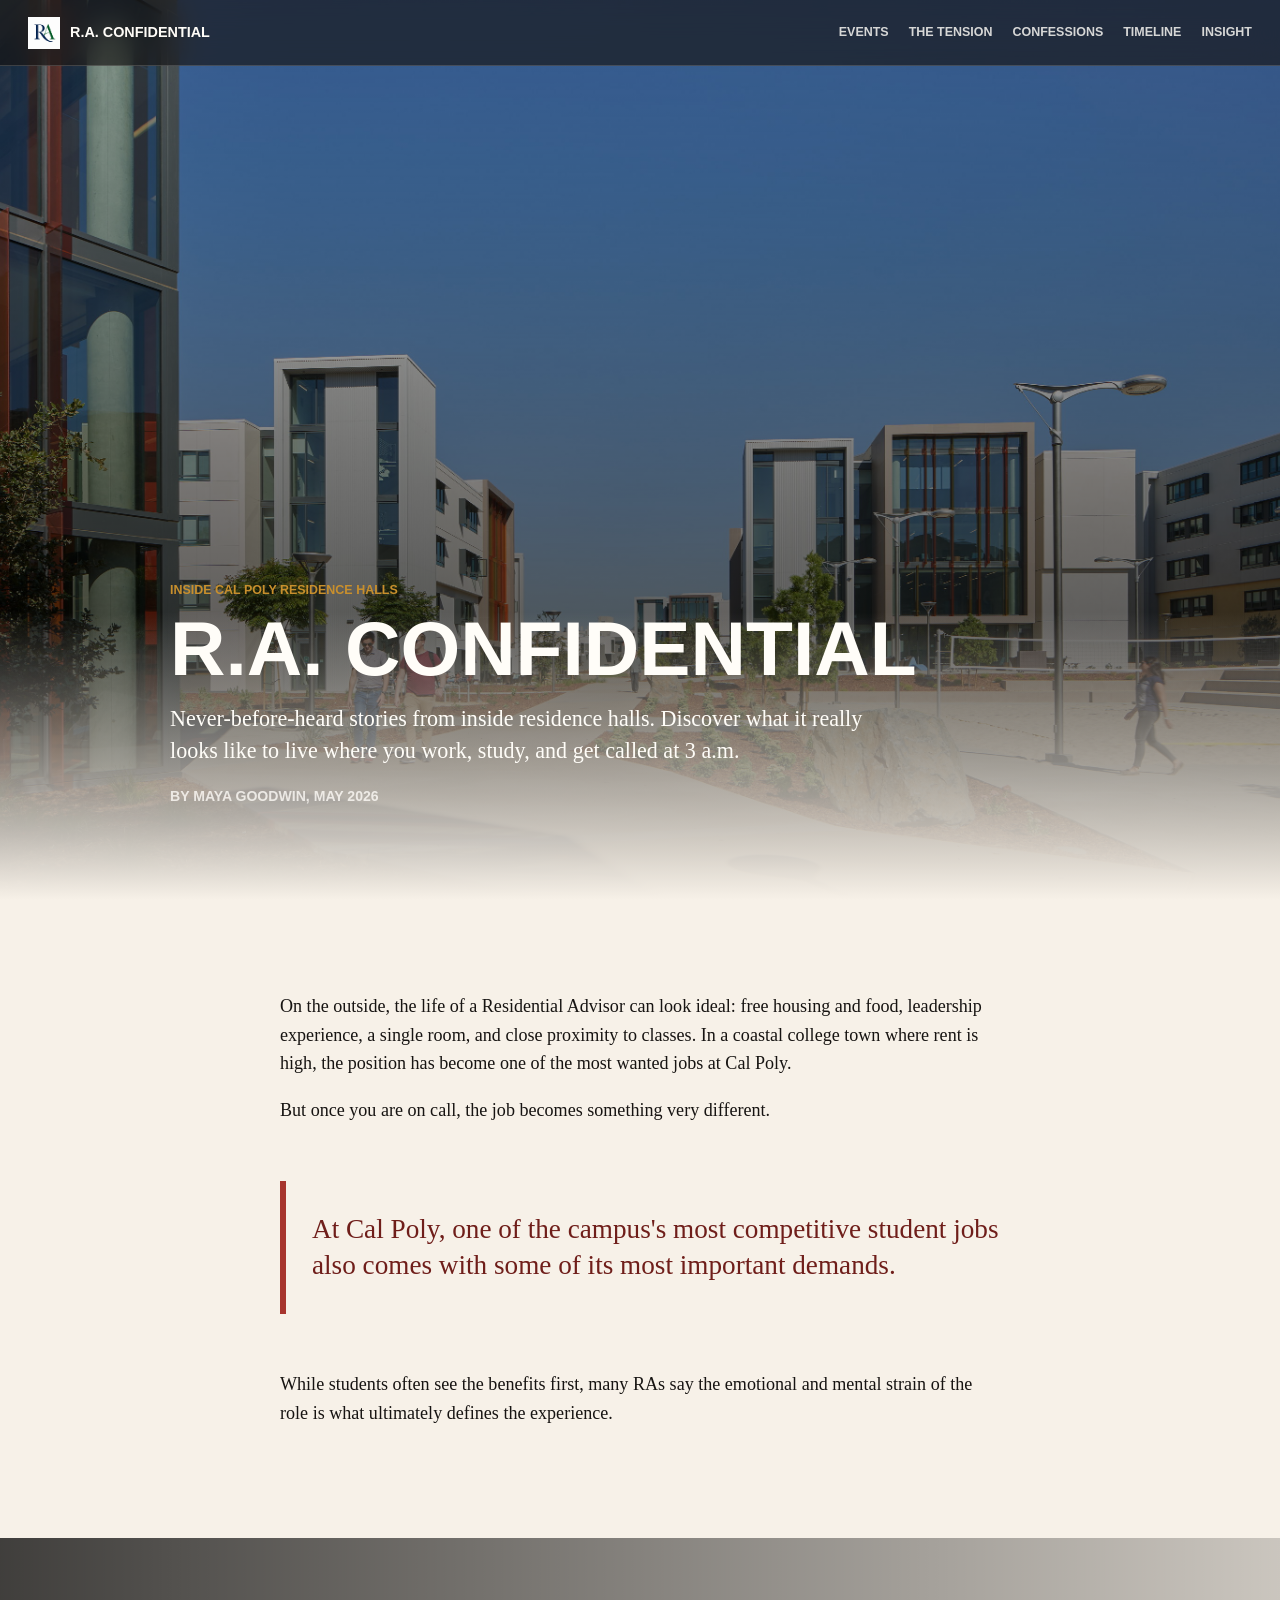
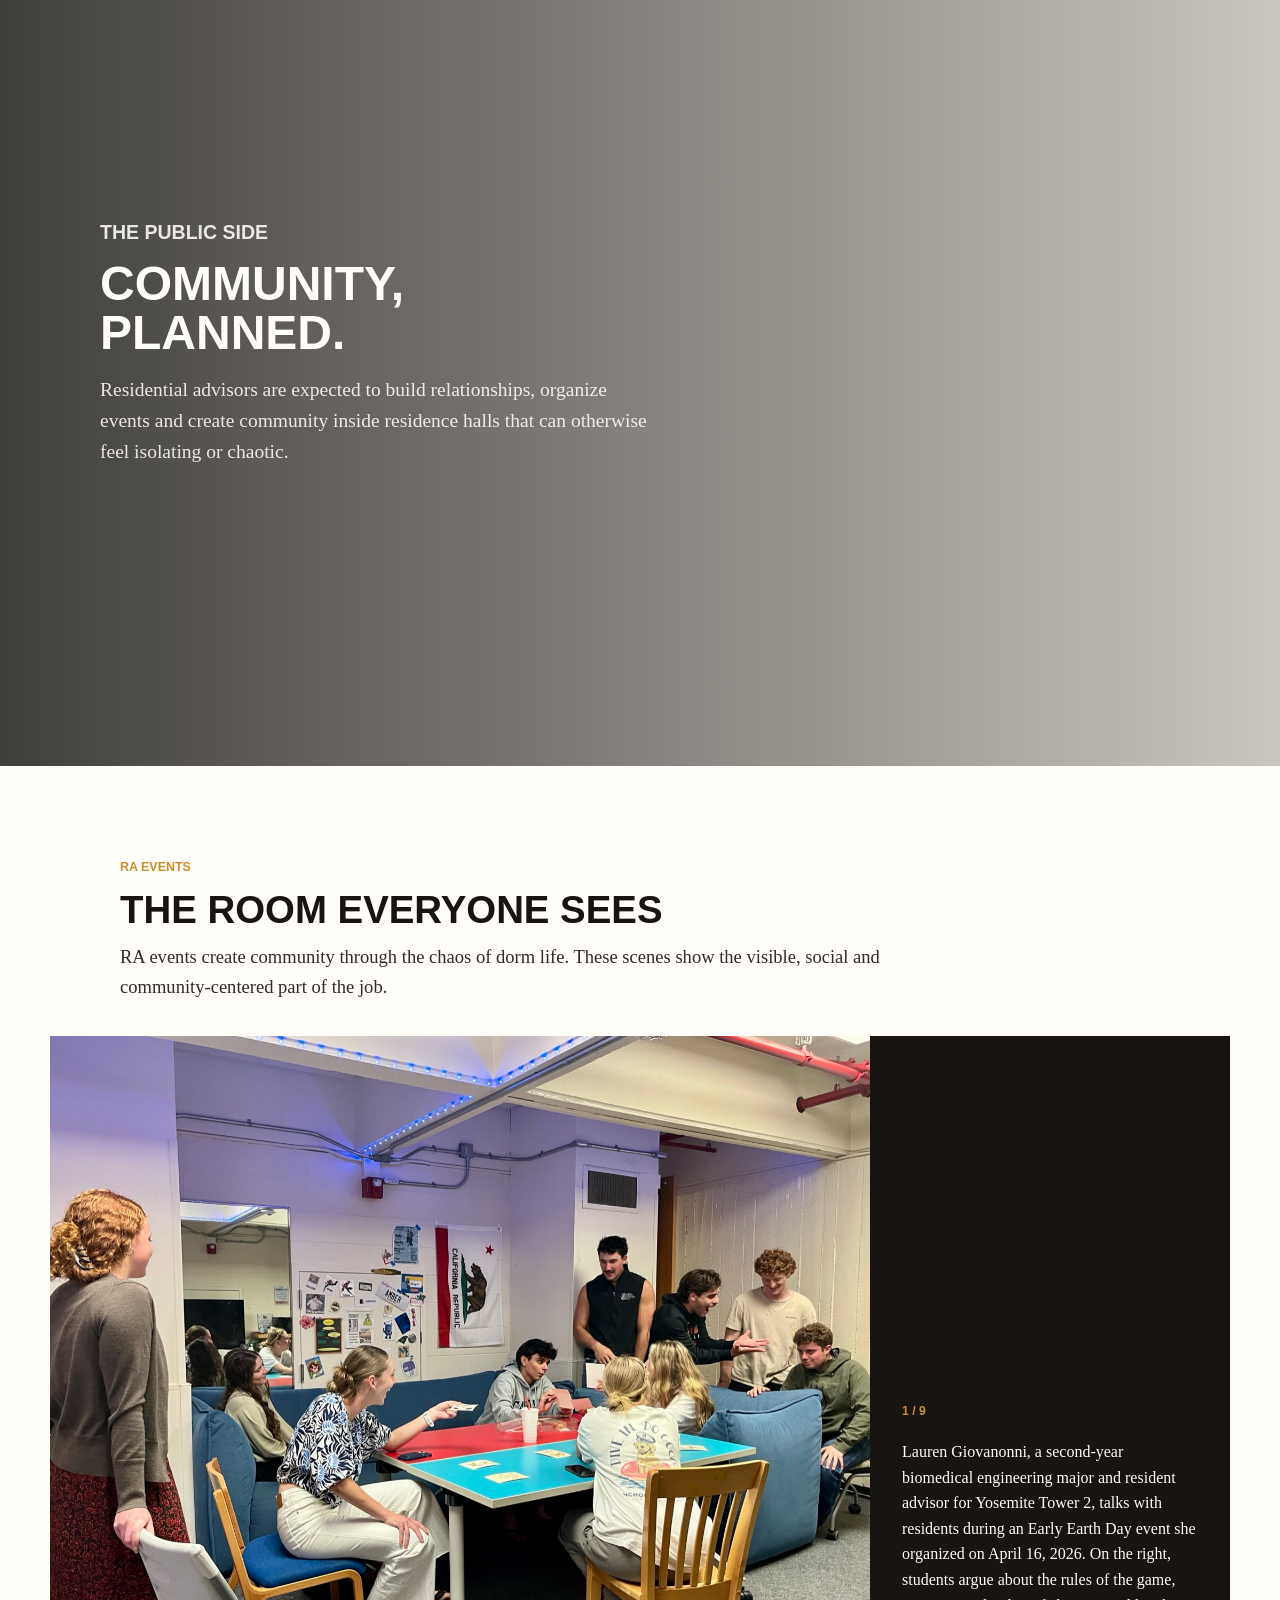
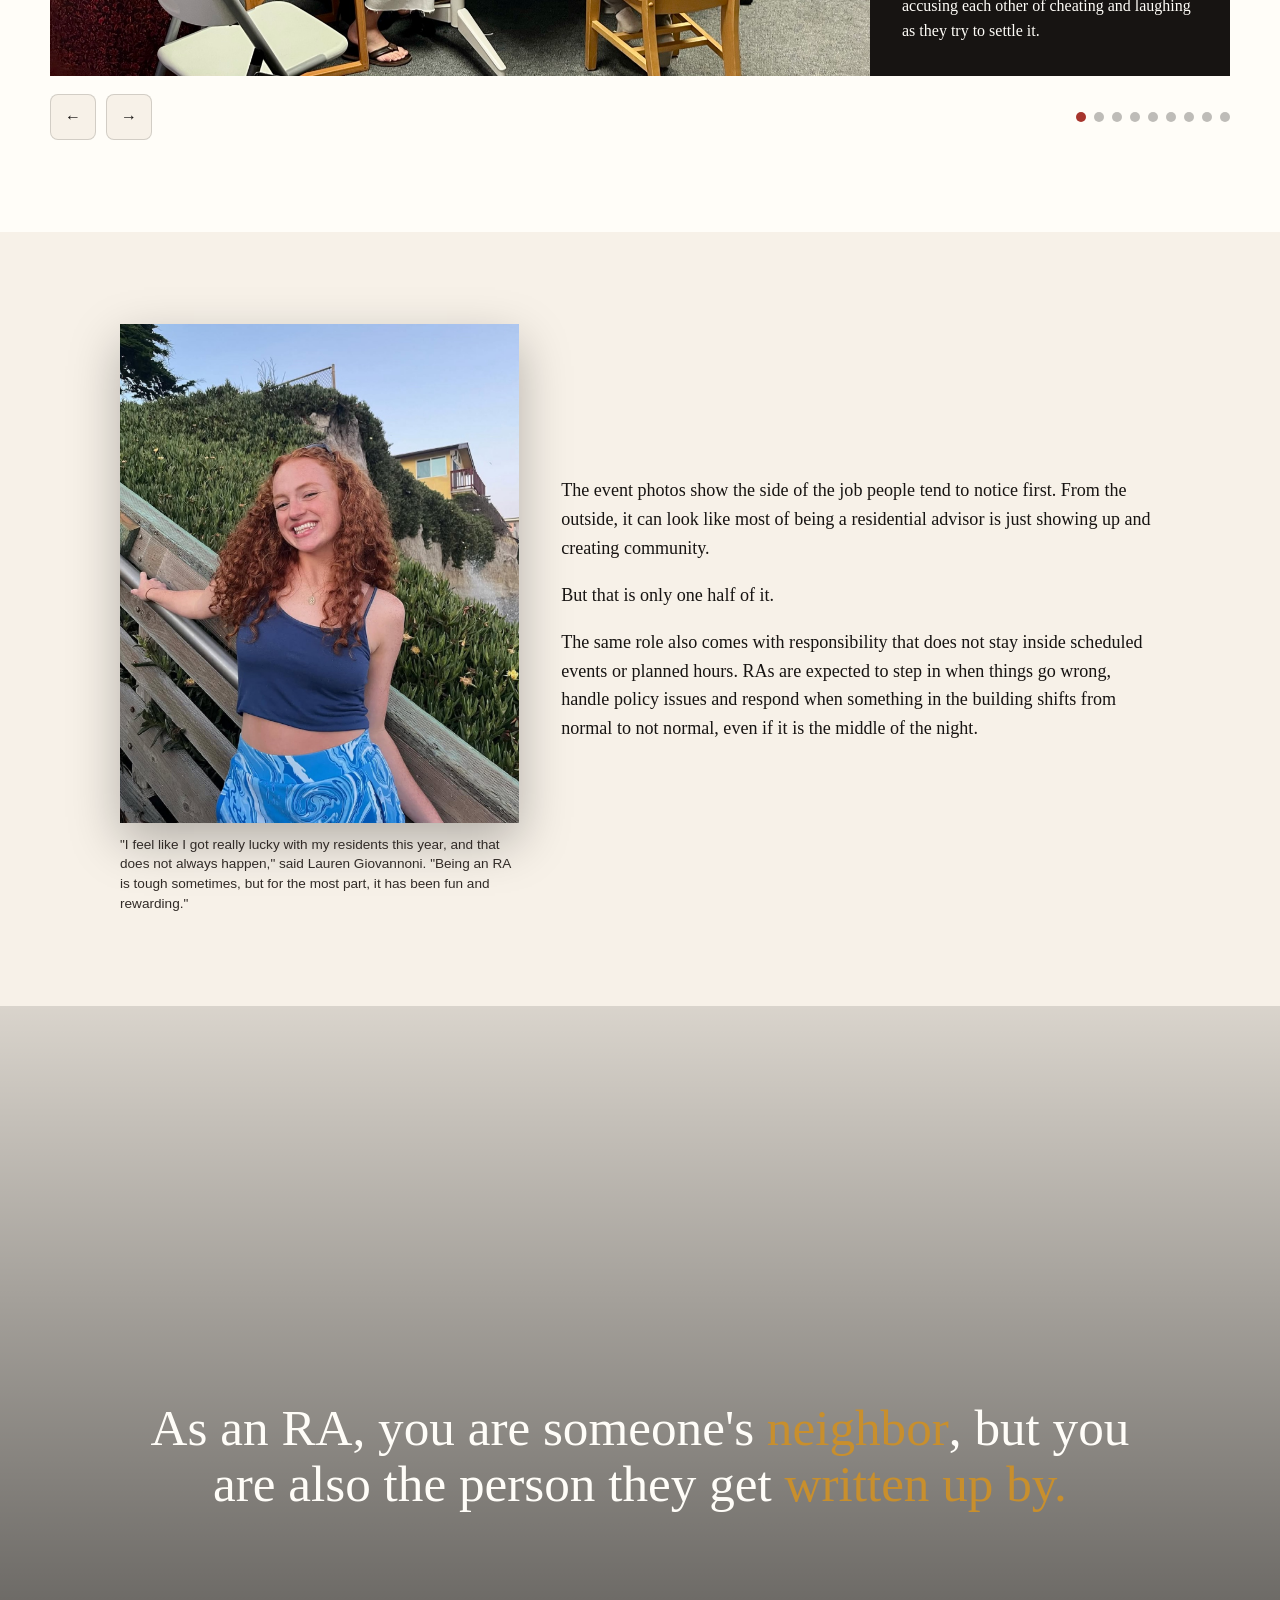
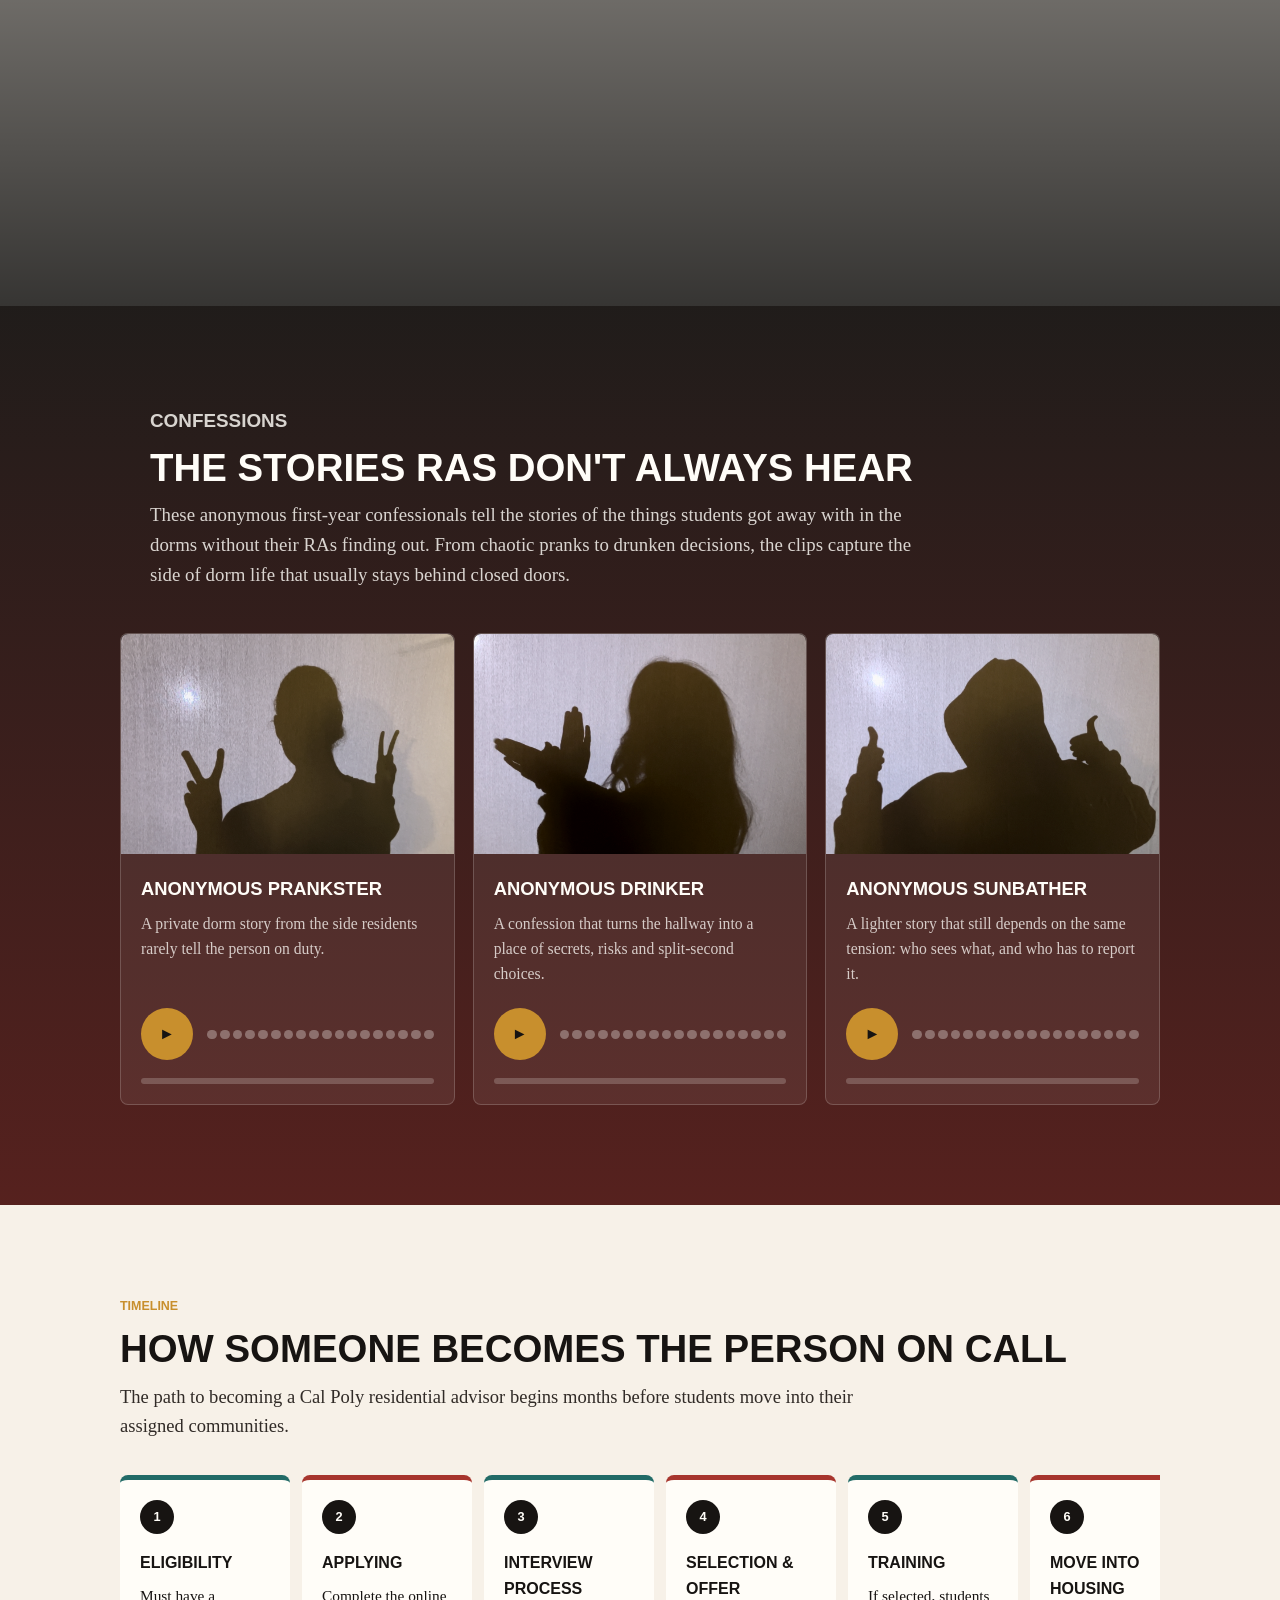
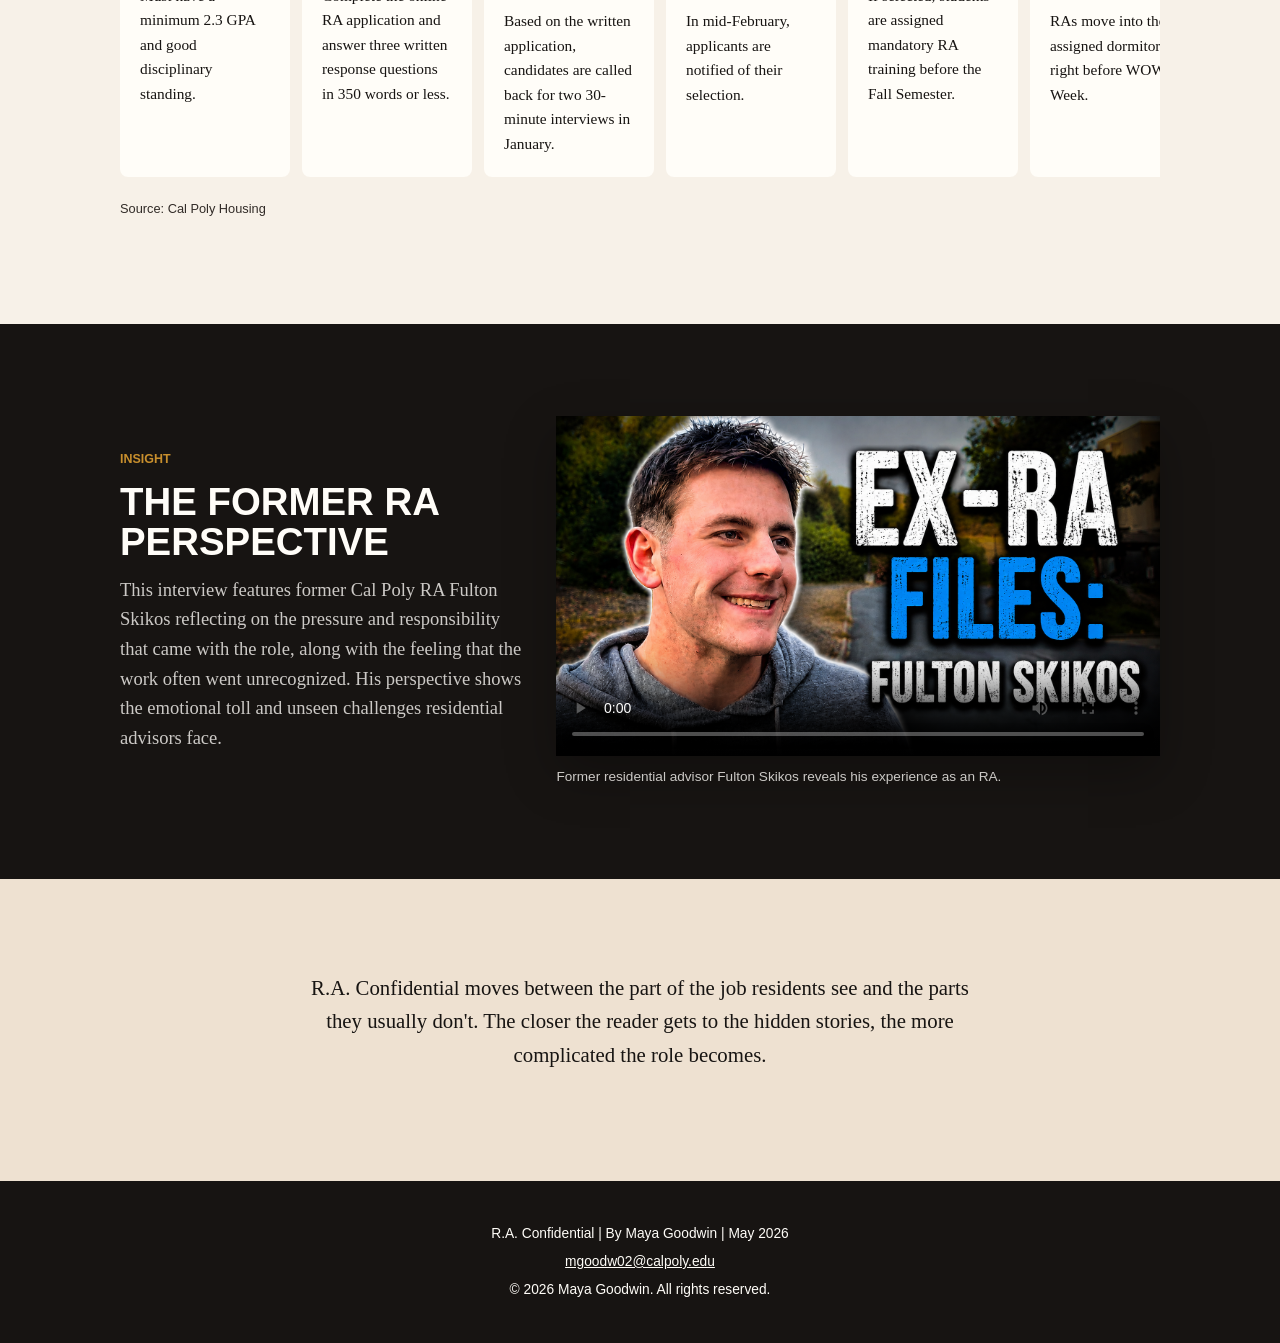
<file: index.html>
<!DOCTYPE html>
<html lang="en">
<head>
  <meta charset="UTF-8">
  <meta name="viewport" content="width=device-width, initial-scale=1.0">
  <title>R.A. Confidential | Redesign</title>
  <link rel="icon" type="image/png" href="Logo.png">
  <style>
    :root {
      --ink: #171412;
      --soft-ink: #312b27;
      --paper: #f7f1e8;
      --paper-deep: #eee1d1;
      --white: #fffdf8;
      --brick: #a7352d;
      --brick-dark: #6f1e1a;
      --teal: #226b67;
      --gold: #c88f2d;
      --line: rgba(23, 20, 18, 0.16);
      --shadow: 0 18px 48px rgba(0, 0, 0, 0.28);
    }

    * { box-sizing: border-box; }
    html { scroll-behavior: smooth; }
    body {
      margin: 0;
      color: var(--ink);
      background: var(--paper);
      font-family: Georgia, "Times New Roman", serif;
      line-height: 1.6;
    }
    body.nav-open { overflow: hidden; }
    img, video { display: block; max-width: 100%; }
    a { color: inherit; }
    button { font: inherit; }

    .progress {
      position: fixed;
      inset: 0 auto auto 0;
      z-index: 80;
      width: 0;
      height: 4px;
      background: linear-gradient(90deg, var(--gold), var(--brick));
    }

    .site-nav {
      position: fixed;
      top: 0;
      left: 0;
      right: 0;
      z-index: 70;
      display: flex;
      align-items: center;
      justify-content: space-between;
      min-height: 66px;
      padding: 0 28px;
      color: var(--white);
      background: rgba(23, 20, 18, 0.64);
      backdrop-filter: blur(14px);
      border-bottom: 1px solid rgba(255, 253, 248, 0.16);
      font-family: Arial, Helvetica, sans-serif;
    }

    .brand {
      display: inline-flex;
      align-items: center;
      gap: 10px;
      font-weight: 800;
      text-transform: uppercase;
      text-decoration: none;
      font-size: 0.9rem;
      letter-spacing: 0;
    }
    .brand img {
      width: 32px;
      height: 32px;
      object-fit: contain;
      background: var(--white);
    }
    .nav-links {
      display: flex;
      align-items: center;
      gap: 20px;
      margin: 0;
      padding: 0;
      list-style: none;
      font-size: 0.78rem;
      font-weight: 700;
      text-transform: uppercase;
      letter-spacing: 0;
    }
    .nav-links a {
      text-decoration: none;
      opacity: 0.82;
    }
    .nav-links a:hover,
    .nav-links a:focus {
      opacity: 1;
      color: var(--gold);
    }
    .menu-toggle {
      display: none;
      width: 44px;
      height: 44px;
      border: 1px solid rgba(255, 253, 248, 0.34);
      border-radius: 8px;
      color: var(--white);
      background: transparent;
      cursor: pointer;
    }
    .menu-toggle span {
      display: block;
      width: 20px;
      height: 2px;
      margin: 5px auto;
      background: currentColor;
    }

    .hero {
      min-height: 100vh;
      display: grid;
      align-items: end;
      position: relative;
      isolation: isolate;
      color: var(--white);
      background-image:
        linear-gradient(180deg, rgba(0, 0, 0, 0.18), rgba(0, 0, 0, 0.78)),
        url("Herro.jpg");
      background-size: cover;
      background-position: center;
    }
    .hero::after {
      content: "";
      position: absolute;
      inset: auto 0 0;
      height: 32vh;
      z-index: -1;
      background: linear-gradient(180deg, transparent, var(--paper));
    }
    .hero-content {
      width: min(940px, calc(100% - 40px));
      margin: 0 auto;
      padding: 120px 0 92px;
    }
    .kicker,
    .section-kicker {
      margin: 0 0 12px;
      font-family: Arial, Helvetica, sans-serif;
      font-size: 0.78rem;
      font-weight: 800;
      text-transform: uppercase;
      letter-spacing: 0;
      color: var(--gold);
    }
    h1, h2, h3, p { margin-top: 0; }
    h1 {
      max-width: 820px;
      margin-bottom: 20px;
      font-family: Arial, Helvetica, sans-serif;
      font-size: 4.8rem;
      line-height: 0.92;
      font-weight: 900;
      text-transform: uppercase;
      letter-spacing: 0;
    }
    .deck {
      max-width: 700px;
      margin-bottom: 18px;
      font-size: 1.38rem;
      line-height: 1.45;
    }
    .byline {
      margin: 0;
      font-family: Arial, Helvetica, sans-serif;
      font-size: 0.88rem;
      font-weight: 700;
      text-transform: uppercase;
      letter-spacing: 0;
      color: rgba(255, 253, 248, 0.78);
    }

    .section { padding: 92px 24px; }
    .section-inner {
      width: min(1040px, 100%);
      margin: 0 auto;
    }
    .narrow {
      width: min(720px, 100%);
      margin: 0 auto;
    }
    .story-lede {
      font-size: 1.42rem;
      line-height: 1.58;
    }
    .story-text p { font-size: 1.13rem; }
    .callout {
      margin: 56px 0;
      padding: 30px 0 30px 26px;
      border-left: 6px solid var(--brick);
      font-size: 1.7rem;
      line-height: 1.35;
      color: var(--brick-dark);
    }

    .full-bleed {
      min-height: 92vh;
      display: grid;
      align-items: center;
      position: relative;
      color: var(--white);
      background-size: cover;
      background-position: center;
      background-attachment: fixed;
    }
    .full-bleed::before {
      content: "";
      position: absolute;
      inset: 0;
      background: linear-gradient(90deg, rgba(0, 0, 0, 0.74), rgba(0, 0, 0, 0.18));
    }
    .full-bleed .overlay-copy {
      position: relative;
      width: min(560px, calc(100% - 40px));
      margin-left: max(24px, calc((100vw - 1080px) / 2));
      padding: 34px 0;
    }
    .full-bleed h2 {
      margin-bottom: 16px;
      font-family: Arial, Helvetica, sans-serif;
      font-size: 3rem;
      line-height: 1.02;
      text-transform: uppercase;
      letter-spacing: 0;
    }
    .full-bleed p {
      font-size: 1.22rem;
      color: rgba(255, 253, 248, 0.88);
    }
    .public-side {
      background-image:
        linear-gradient(90deg, rgba(0, 0, 0, 0.72), rgba(0, 0, 0, 0.1)),
        url("parallax-1.jpg");
    }

    .carousel-section {
      background: var(--white);
      padding-left: 0;
      padding-right: 0;
    }
    .carousel-heading {
      width: min(1040px, calc(100% - 48px));
      margin: 0 auto 34px;
    }
    .carousel-heading h2,
    .audio-intro h2,
    .timeline h2,
    .video-section h2 {
      margin-bottom: 12px;
      font-family: Arial, Helvetica, sans-serif;
      font-size: 2.4rem;
      line-height: 1.05;
      text-transform: uppercase;
      letter-spacing: 0;
    }
    .section-intro {
      max-width: 760px;
      margin-bottom: 0;
      font-size: 1.16rem;
      color: var(--soft-ink);
    }
    .carousel-shell {
      width: min(1180px, calc(100% - 32px));
      margin: 0 auto;
    }
    .slide-stage {
      position: relative;
      overflow: hidden;
      min-height: 640px;
      background: var(--ink);
    }
    .slide {
      display: none;
      min-height: 640px;
      grid-template-columns: minmax(0, 1fr) 360px;
    }
    .slide.active { display: grid; }
    .slide img {
      width: 100%;
      height: 640px;
      object-fit: cover;
    }
    .slide-caption {
      display: flex;
      flex-direction: column;
      justify-content: flex-end;
      min-height: 640px;
      padding: 32px;
      color: var(--white);
      background: var(--ink);
    }
    .slide-caption p {
      margin: 0;
      font-size: 1rem;
    }
    .slide-count {
      margin-bottom: 18px;
      font-family: Arial, Helvetica, sans-serif;
      font-size: 0.76rem;
      font-weight: 800;
      color: var(--gold);
    }
    .carousel-controls {
      display: flex;
      align-items: center;
      justify-content: space-between;
      gap: 16px;
      padding-top: 18px;
    }
    .arrow-row { display: flex; gap: 10px; }
    .icon-btn {
      width: 46px;
      height: 46px;
      display: inline-grid;
      place-items: center;
      border: 1px solid var(--line);
      border-radius: 8px;
      color: var(--ink);
      background: var(--paper);
      cursor: pointer;
    }
    .icon-btn:hover,
    .icon-btn:focus {
      color: var(--white);
      background: var(--brick);
      border-color: var(--brick);
    }
    .dots {
      display: flex;
      flex-wrap: wrap;
      justify-content: flex-end;
      gap: 8px;
    }
    .dot {
      width: 10px;
      height: 10px;
      padding: 0;
      border: 0;
      border-radius: 50%;
      background: rgba(23, 20, 18, 0.28);
      cursor: pointer;
    }
    .dot.active { background: var(--brick); }

    .portrait-row {
      display: grid;
      grid-template-columns: minmax(0, 0.8fr) minmax(0, 1.2fr);
      gap: 42px;
      align-items: center;
    }
    .portrait-row figure { margin: 0; }
    .portrait-row img {
      width: 100%;
      aspect-ratio: 4 / 5;
      object-fit: cover;
      box-shadow: var(--shadow);
    }
    figcaption {
      margin-top: 12px;
      font-family: Arial, Helvetica, sans-serif;
      font-size: 0.85rem;
      line-height: 1.45;
      color: var(--soft-ink);
    }

    .turning-quote {
      min-height: 100vh;
      display: grid;
      place-items: center;
      padding: 90px 24px;
      position: relative;
      overflow: hidden;
      color: var(--white);
      background:
        linear-gradient(180deg, rgba(0, 0, 0, 0.12), rgba(0, 0, 0, 0.78)),
        url("parallax-3.jpg") center / cover fixed;
    }
    .turning-quote blockquote {
      width: min(980px, 100%);
      margin: 0;
      text-align: center;
      font-size: 3.2rem;
      line-height: 1.08;
    }
    .turning-quote .split {
      display: inline-block;
      color: var(--gold);
    }

    .audio-section {
      padding: 100px 24px;
      color: var(--white);
      background:
        linear-gradient(180deg, rgba(23, 20, 18, 0.96), rgba(79, 25, 22, 0.96)),
        url("story-photo.jpg") center / cover fixed;
    }
    .audio-intro {
      width: min(980px, 100%);
      margin: 0 auto 42px;
    }
    .audio-intro p {
      max-width: 780px;
      color: rgba(255, 253, 248, 0.82);
      font-size: 1.18rem;
    }
    .audio-grid {
      width: min(1040px, 100%);
      margin: 0 auto;
      display: grid;
      grid-template-columns: repeat(3, minmax(0, 1fr));
      gap: 18px;
    }
    .confession {
      min-height: 430px;
      display: flex;
      flex-direction: column;
      border: 1px solid rgba(255, 253, 248, 0.18);
      border-radius: 8px;
      overflow: hidden;
      background: rgba(255, 253, 248, 0.07);
    }
    .confession-portrait {
      height: 220px;
      background: #000;
    }
    .confession-portrait img {
      width: 100%;
      height: 100%;
      object-fit: cover;
      filter: grayscale(0.25) contrast(1.08);
    }
    .confession-body {
      flex: 1;
      display: flex;
      flex-direction: column;
      padding: 20px;
    }
    .confession h3 {
      margin: 0 0 8px;
      font-family: Arial, Helvetica, sans-serif;
      font-size: 1.15rem;
      text-transform: uppercase;
      letter-spacing: 0;
    }
    .confession p {
      margin-bottom: 22px;
      color: rgba(255, 253, 248, 0.76);
      font-size: 0.98rem;
    }
    .audio-control {
      display: flex;
      align-items: center;
      gap: 14px;
      margin-top: auto;
    }
    .play-btn {
      width: 52px;
      height: 52px;
      flex: 0 0 52px;
      display: inline-grid;
      place-items: center;
      border: 0;
      border-radius: 50%;
      color: var(--ink);
      background: var(--gold);
      cursor: pointer;
    }
    .play-btn:hover,
    .play-btn:focus {
      background: var(--white);
    }
    .wave {
      flex: 1;
      height: 40px;
      display: grid;
      grid-template-columns: repeat(18, 1fr);
      align-items: center;
      gap: 3px;
    }
    .wave span {
      display: block;
      height: 9px;
      background: rgba(255, 253, 248, 0.32);
      border-radius: 999px;
      transition: height 0.2s, background-color 0.2s;
    }
    .confession.playing .wave span {
      background: var(--gold);
      animation: pulse 0.8s infinite ease-in-out;
    }
    .confession.playing .wave span:nth-child(2n) { animation-delay: 0.14s; }
    .confession.playing .wave span:nth-child(3n) { animation-delay: 0.28s; }
    @keyframes pulse {
      0%, 100% { height: 10px; }
      50% { height: 32px; }
    }
    .progress-track {
      position: relative;
      height: 6px;
      margin-top: 18px;
      overflow: hidden;
      border-radius: 999px;
      background: rgba(255, 253, 248, 0.2);
    }
    .progress-fill {
      width: 0;
      height: 100%;
      background: var(--gold);
    }

    .timeline { background: var(--paper); }
    .timeline-track {
      display: grid;
      grid-template-columns: repeat(7, minmax(170px, 1fr));
      gap: 12px;
      margin-top: 34px;
      padding-bottom: 6px;
      overflow-x: auto;
    }
    .milestone {
      min-height: 230px;
      padding: 20px;
      border-top: 5px solid var(--teal);
      border-radius: 8px;
      background: var(--white);
    }
    .milestone:nth-child(even) { border-top-color: var(--brick); }
    .milestone-num {
      display: inline-grid;
      place-items: center;
      width: 34px;
      height: 34px;
      margin-bottom: 16px;
      border-radius: 50%;
      color: var(--white);
      background: var(--ink);
      font-family: Arial, Helvetica, sans-serif;
      font-size: 0.8rem;
      font-weight: 800;
    }
    .milestone h3 {
      margin-bottom: 8px;
      font-family: Arial, Helvetica, sans-serif;
      font-size: 1rem;
      text-transform: uppercase;
      letter-spacing: 0;
    }
    .milestone p {
      margin: 0;
      font-size: 0.96rem;
    }
    .source {
      margin-top: 16px;
      font-family: Arial, Helvetica, sans-serif;
      font-size: 0.8rem;
      color: var(--soft-ink);
    }

    .video-section {
      color: var(--white);
      background: var(--ink);
    }
    .video-layout {
      display: grid;
      grid-template-columns: minmax(0, 0.8fr) minmax(0, 1.2fr);
      gap: 34px;
      align-items: center;
    }
    .video-section .section-intro,
    .video-section figcaption {
      color: rgba(255, 253, 248, 0.78);
    }
    .video-frame { margin: 0; }
    .video-frame video {
      width: 100%;
      background: #000;
      box-shadow: var(--shadow);
    }

    .closing {
      text-align: center;
      background: var(--paper-deep);
    }
    .closing p {
      max-width: 680px;
      margin: 0 auto 18px;
      font-size: 1.3rem;
    }
    footer {
      padding: 36px 24px;
      color: var(--white);
      background: var(--ink);
      text-align: center;
      font-family: Arial, Helvetica, sans-serif;
      font-size: 0.86rem;
    }
    footer p { margin: 6px 0; }

    .reveal {
      opacity: 0;
      transform: translateY(24px);
      transition: opacity 0.7s ease, transform 0.7s ease;
    }
    .reveal.visible {
      opacity: 1;
      transform: translateY(0);
    }

    @media (max-width: 900px) {
      .site-nav { padding: 0 18px; }
      .menu-toggle { display: block; }
      .nav-links {
        position: fixed;
        top: 66px;
        left: 0;
        right: 0;
        display: none;
        flex-direction: column;
        align-items: flex-start;
        gap: 0;
        padding: 20px 24px 28px;
        background: rgba(23, 20, 18, 0.98);
      }
      .nav-links.open { display: flex; }
      .nav-links li {
        width: 100%;
        border-bottom: 1px solid rgba(255, 253, 248, 0.14);
      }
      .nav-links a {
        display: block;
        padding: 14px 0;
      }
      h1 { font-size: 3.2rem; }
      .deck { font-size: 1.14rem; }
      .full-bleed,
      .turning-quote,
      .audio-section { background-attachment: scroll; }
      .slide,
      .slide.active,
      .portrait-row,
      .audio-grid,
      .video-layout { grid-template-columns: 1fr; }
      .slide-stage,
      .slide,
      .slide-caption { min-height: 0; }
      .slide img {
        height: auto;
        aspect-ratio: 4 / 3;
      }
      .slide-caption { min-height: 260px; }
      .audio-grid { width: min(560px, 100%); }
      .turning-quote blockquote { font-size: 2.25rem; }
    }

    @media (max-width: 620px) {
      .section { padding: 70px 18px; }
      .hero-content {
        width: min(100% - 32px, 940px);
        padding-bottom: 72px;
      }
      h1 { font-size: 2.55rem; }
      .story-lede { font-size: 1.22rem; }
      .callout {
        font-size: 1.32rem;
        padding-left: 18px;
      }
      .full-bleed h2,
      .carousel-heading h2,
      .audio-intro h2,
      .timeline h2,
      .video-section h2 { font-size: 2rem; }
      .full-bleed .overlay-copy {
        width: min(100% - 36px, 560px);
        margin: 0 auto;
      }
      .carousel-heading { width: min(100% - 36px, 1040px); }
      .carousel-shell { width: min(100% - 24px, 1180px); }
      .carousel-controls {
        align-items: flex-start;
        flex-direction: column;
      }
      .dots { justify-content: flex-start; }
      .slide-caption { padding: 22px; }
      .turning-quote blockquote { font-size: 1.8rem; }
      .confession { min-height: 0; }
    }

    @media (prefers-reduced-motion: reduce) {
      html { scroll-behavior: auto; }
      .reveal,
      .confession.playing .wave span {
        animation: none;
        transition: none;
      }
    }
  </style>
</head>
<body>
  <div class="progress" id="progress"></div>

  <nav class="site-nav" aria-label="Story sections">
    <a class="brand" href="#hero" aria-label="R.A. Confidential home">
      <img src="Logo.png" alt="">
      <span>R.A. Confidential</span>
    </a>
    <button class="menu-toggle" type="button" aria-label="Open navigation" aria-expanded="false">
      <span></span>
      <span></span>
      <span></span>
    </button>
    <ul class="nav-links">
      <li><a href="#events">Events</a></li>
      <li><a href="#turn">The Tension</a></li>
      <li><a href="#confessions">Confessions</a></li>
      <li><a href="#timeline">Timeline</a></li>
      <li><a href="#insight">Insight</a></li>
    </ul>
  </nav>

  <main>
    <section class="hero" id="hero">
      <div class="hero-content reveal">
        <p class="kicker">Inside Cal Poly residence halls</p>
        <h1>R.A. Confidential</h1>
        <p class="deck">Never-before-heard stories from inside residence halls. Discover what it really looks like to live where you work, study, and get called at 3 a.m.</p>
        <p class="byline">By Maya Goodwin, May 2026</p>
      </div>
    </section>

    <section class="section story-text">
      <div class="narrow reveal">
        <p class="story-lede">On the outside, the life of a Residential Advisor can look ideal: free housing and food, leadership experience, a single room, and close proximity to classes. In a coastal college town where rent is high, the position has become one of the most wanted jobs at Cal Poly.</p>
        <p>But once you are on call, the job becomes something very different.</p>
        <blockquote class="callout">At Cal Poly, one of the campus's most competitive student jobs also comes with some of its most important demands.</blockquote>
        <p>While students often see the benefits first, many RAs say the emotional and mental strain of the role is what ultimately defines the experience.</p>
      </div>
    </section>

    <section class="full-bleed public-side" aria-label="The visible side of RA work">
      <div class="overlay-copy reveal">
        <p class="section-kicker">The public side</p>
        <h2>Community, planned.</h2>
        <p>Residential advisors are expected to build relationships, organize events and create community inside residence halls that can otherwise feel isolating or chaotic.</p>
      </div>
    </section>

    <section class="section carousel-section" id="events">
      <div class="carousel-heading reveal">
        <p class="section-kicker">RA Events</p>
        <h2>The room everyone sees</h2>
        <p class="section-intro">RA events create community through the chaos of dorm life. These scenes show the visible, social and community-centered part of the job.</p>
      </div>
      <div class="carousel-shell reveal">
        <div class="slide-stage" aria-live="polite"></div>
        <div class="carousel-controls">
          <div class="arrow-row">
            <button class="icon-btn prev-slide" type="button" aria-label="Previous photo" title="Previous photo">&#8592;</button>
            <button class="icon-btn next-slide" type="button" aria-label="Next photo" title="Next photo">&#8594;</button>
          </div>
          <div class="dots" aria-label="Photo carousel navigation"></div>
        </div>
      </div>
    </section>

    <section class="section story-text">
      <div class="section-inner portrait-row reveal">
        <figure>
          <img src="Lauren.jpg" alt="Lauren Giovanonni, a Cal Poly residential advisor">
          <figcaption>"I feel like I got really lucky with my residents this year, and that does not always happen," said Lauren Giovannoni. "Being an RA is tough sometimes, but for the most part, it has been fun and rewarding."</figcaption>
        </figure>
        <div>
          <p>The event photos show the side of the job people tend to notice first. From the outside, it can look like most of being a residential advisor is just showing up and creating community.</p>
          <p>But that is only one half of it.</p>
          <p>The same role also comes with responsibility that does not stay inside scheduled events or planned hours. RAs are expected to step in when things go wrong, handle policy issues and respond when something in the building shifts from normal to not normal, even if it is the middle of the night.</p>
        </div>
      </div>
    </section>

    <section class="turning-quote" id="turn">
      <blockquote class="reveal">As an RA, you are someone's <span class="split">neighbor</span>, but you are also the person they get <span class="split">written up by.</span></blockquote>
    </section>

    <section class="audio-section" id="confessions">
      <div class="audio-intro reveal">
        <p class="section-kicker">Confessions</p>
        <h2>The stories RAs don't always hear</h2>
        <p>These anonymous first-year confessionals tell the stories of the things students got away with in the dorms without their RAs finding out. From chaotic pranks to drunken decisions, the clips capture the side of dorm life that usually stays behind closed doors.</p>
      </div>

      <div class="audio-grid reveal">
        <article class="confession" data-still="1.jpg" data-gif="1.gif">
          <div class="confession-portrait">
            <img src="1.jpg" alt="Anonymous prankster portrait">
          </div>
          <div class="confession-body">
            <h3>Anonymous Prankster</h3>
            <p>A private dorm story from the side residents rarely tell the person on duty.</p>
            <div class="audio-control">
              <button class="play-btn" type="button" aria-label="Play Anonymous Prankster audio" title="Play">&#9658;</button>
              <div class="wave" aria-hidden="true"></div>
            </div>
            <div class="progress-track" aria-hidden="true"><div class="progress-fill"></div></div>
            <audio preload="metadata" src="1.mp3"></audio>
          </div>
        </article>

        <article class="confession" data-still="2.jpg" data-gif="2.gif">
          <div class="confession-portrait">
            <img src="2.jpg" alt="Anonymous drinker portrait">
          </div>
          <div class="confession-body">
            <h3>Anonymous Drinker</h3>
            <p>A confession that turns the hallway into a place of secrets, risks and split-second choices.</p>
            <div class="audio-control">
              <button class="play-btn" type="button" aria-label="Play Anonymous Drinker audio" title="Play">&#9658;</button>
              <div class="wave" aria-hidden="true"></div>
            </div>
            <div class="progress-track" aria-hidden="true"><div class="progress-fill"></div></div>
            <audio preload="metadata" src="2.mp3"></audio>
          </div>
        </article>

        <article class="confession" data-still="3.jpg" data-gif="3.gif">
          <div class="confession-portrait">
            <img src="3.jpg" alt="Anonymous sunbather portrait">
          </div>
          <div class="confession-body">
            <h3>Anonymous Sunbather</h3>
            <p>A lighter story that still depends on the same tension: who sees what, and who has to report it.</p>
            <div class="audio-control">
              <button class="play-btn" type="button" aria-label="Play Anonymous Sunbather audio" title="Play">&#9658;</button>
              <div class="wave" aria-hidden="true"></div>
            </div>
            <div class="progress-track" aria-hidden="true"><div class="progress-fill"></div></div>
            <audio preload="metadata" src="3.mp3"></audio>
          </div>
        </article>
      </div>
    </section>

    <section class="section timeline" id="timeline">
      <div class="section-inner reveal">
        <p class="section-kicker">Timeline</p>
        <h2>How someone becomes the person on call</h2>
        <p class="section-intro">The path to becoming a Cal Poly residential advisor begins months before students move into their assigned communities.</p>
        <div class="timeline-track" aria-label="Timeline for becoming a Cal Poly residential advisor"></div>
        <p class="source">Source: Cal Poly Housing</p>
      </div>
    </section>

    <section class="section video-section" id="insight">
      <div class="section-inner video-layout reveal">
        <div>
          <p class="section-kicker">Insight</p>
          <h2>The former RA perspective</h2>
          <p class="section-intro">This interview features former Cal Poly RA Fulton Skikos reflecting on the pressure and responsibility that came with the role, along with the feeling that the work often went unrecognized. His perspective shows the emotional toll and unseen challenges residential advisors face.</p>
        </div>
        <figure class="video-frame">
          <video controls preload="metadata" poster="Fulton.png">
            <source src="Confidential-web.m4v" type="video/mp4">
            <track src="captions.vtt" kind="captions" srclang="en" label="English" default>
            Your browser does not support video.
          </video>
          <figcaption>Former residential advisor Fulton Skikos reveals his experience as an RA.</figcaption>
        </figure>
      </div>
    </section>

    <section class="section closing">
      <div class="narrow reveal">
        <p>R.A. Confidential moves between the part of the job residents see and the parts they usually don't. The closer the reader gets to the hidden stories, the more complicated the role becomes.</p>
      </div>
    </section>
  </main>

  <footer>
    <p>R.A. Confidential | By Maya Goodwin | May 2026</p>
    <p><a href="mailto:mgoodw02@calpoly.edu">mgoodw02@calpoly.edu</a></p>
    <p>&copy; 2026 Maya Goodwin. All rights reserved.</p>
  </footer>

  <script>
    const progress = document.getElementById("progress");
    const menuToggle = document.querySelector(".menu-toggle");
    const navLinks = document.querySelector(".nav-links");
    const slideStage = document.querySelector(".slide-stage");
    const dotsWrap = document.querySelector(".dots");
    const prevSlide = document.querySelector(".prev-slide");
    const nextSlide = document.querySelector(".next-slide");

    const photoSlides = [
      {
        src: "IMG_4088 2.jpg",
        alt: "Lauren Giovanonni talking with residents at an Early Earth Day event",
        caption: "Lauren Giovanonni, a second-year biomedical engineering major and resident advisor for Yosemite Tower 2, talks with residents during an Early Earth Day event she organized on April 16, 2026. On the right, students argue about the rules of the game, accusing each other of cheating and laughing as they try to settle it."
      },
      {
        src: "IMG_4066.jpg",
        alt: "Fallon Boyle laughs with Fiona Gordon during an Early Earth Day event",
        caption: "Fallon Boyle, a first-year agricultural communications major, laughs with her neighbor Fiona Gordon, a first-year food science major, during an Early Earth Day event hosted by RA Lauren Giovanonni. Boyle holds up a sheet of nature-themed stickers, turning a treat into a sweet moment of connection between neighbors."
      },
      {
        src: "IMG_4079.jpg",
        alt: "Jackson Scott and Jack Lindley stand with Brock Muniozguren in the lounge",
        caption: "Jackson Scott and Jack Lindley, both first-year agricultural systems management majors, stand with Brock Muniozguren, a first-year forest and fire science major, in the lounge. The three laugh about a roommate laundry disaster from earlier in the week, chatting about who broke one of the communal washing machines."
      },
      {
        src: "IMG_4083.jpg",
        alt: "Early Earth Day organizer Lauren Giovanonni speaking about the event",
        caption: "I wanted to do something before Earth Day because I am actually on call that night, and a lot of my residents are busy too, said Early Earth Day organizer Lauren Giovanonni. This way people could still come, hang out and do something together without stressing about their schedules."
      },
      {
        src: "IMG_4072.jpg",
        alt: "Reese Worsdell and Rob Bautista flip through nature-themed cards",
        caption: "Reese Worsdell, a first-year animal science major, and Rob Bautista, a first-year business major, flip through nature-themed cards while talking about a possible trip to Palm Springs. Residential events like this one provide students with opportunities to converse outside of class."
      },
      {
        src: "IMG_4126.jpg",
        alt: "Jackson Scott brings out a burnt Chick-fil-A sandwich from the air fryer",
        caption: "During the event, Jackson Scott brings out the air fryer with a Chick-fil-A sandwich still inside, burnt enough to shrink the plate underneath. I love this, Giovanonni said. It is so dumb, but this is exactly what living here is like. Everyone just kind of joins in."
      },
      {
        src: "IMG_4105.jpg",
        alt: "Lauren Giovanonni and Fallon Boyle laugh together during an Early Earth Day event",
        caption: "Lauren Giovanonni, resident advisor for Yosemite Tower 2, laughs with Fallon Boyle over an inside joke the two share, breaking into laughter as Fallon tries to explain it before giving up. The initial confusion from others nearby only makes it funnier, sparking more laughter around the room."
      },
      {
        src: "IMG_4123.jpg",
        alt: "Brock Muniozguren folds a piece of paper at the Early Earth Day event",
        caption: "Brock Muniozguren, a first-year forest and fire science major, folds a piece of paper provided at the Early Earth Day event after getting back from class. I had class until 8, so I was pretty done for the day, Muniozguren said. It was nice to come back and have something going on instead of just going straight to my room."
      },
      {
        src: "IMG_3862.jpg",
        alt: "Fiona Gordon sits with her neighbors during the Early Earth Day event",
        caption: "First-year food science major Fiona Gordon glances toward the camera while sitting with her neighbors during the Early Earth Day event. The group stays at the table after their game ends, continuing their conversation after the April 16 event technically ends."
      }
    ];

    const timelineItems = [
      ["1", "Eligibility", "Must have a minimum 2.3 GPA and good disciplinary standing."],
      ["2", "Applying", "Complete the online RA application and answer three written response questions in 350 words or less."],
      ["3", "Interview Process", "Based on the written application, candidates are called back for two 30-minute interviews in January."],
      ["4", "Selection & Offer", "In mid-February, applicants are notified of their selection."],
      ["5", "Training", "If selected, students are assigned mandatory RA training before the Fall Semester."],
      ["6", "Move Into Housing", "RAs move into their assigned dormitory right before WOW Week."],
      ["7", "Begin Your Duties", "RAs begin planning future events, nightly safety checks and building community."]
    ];

    let activeSlide = 0;

    function buildCarousel() {
      slideStage.innerHTML = photoSlides.map((slide, index) => `
        <article class="slide${index === 0 ? " active" : ""}">
          <img src="${slide.src}" alt="${slide.alt}">
          <div class="slide-caption">
            <div class="slide-count">${index + 1} / ${photoSlides.length}</div>
            <p>${slide.caption}</p>
          </div>
        </article>
      `).join("");

      dotsWrap.innerHTML = photoSlides.map((_, index) => `
        <button class="dot${index === 0 ? " active" : ""}" type="button" aria-label="Show photo ${index + 1}"></button>
      `).join("");

      document.querySelectorAll(".dot").forEach((dot, index) => {
        dot.addEventListener("click", () => renderSlide(index));
      });
    }

    function buildTimeline() {
      document.querySelector(".timeline-track").innerHTML = timelineItems.map(([num, title, text]) => `
        <article class="milestone">
          <span class="milestone-num">${num}</span>
          <h3>${title}</h3>
          <p>${text}</p>
        </article>
      `).join("");
    }

    function renderSlide(index) {
      const slides = Array.from(document.querySelectorAll(".slide"));
      activeSlide = (index + slides.length) % slides.length;
      slides.forEach((slide, slideIndex) => {
        slide.classList.toggle("active", slideIndex === activeSlide);
      });
      document.querySelectorAll(".dot").forEach((dot, dotIndex) => {
        dot.classList.toggle("active", dotIndex === activeSlide);
        dot.setAttribute("aria-current", dotIndex === activeSlide ? "true" : "false");
      });
    }

    function updateProgress() {
      const scrollTop = window.scrollY;
      const height = document.documentElement.scrollHeight - window.innerHeight;
      const percent = height > 0 ? (scrollTop / height) * 100 : 0;
      progress.style.width = percent + "%";
    }

    function closeNav() {
      navLinks.classList.remove("open");
      document.body.classList.remove("nav-open");
      menuToggle.setAttribute("aria-expanded", "false");
    }

    buildCarousel();
    buildTimeline();

    menuToggle.addEventListener("click", () => {
      const isOpen = navLinks.classList.toggle("open");
      document.body.classList.toggle("nav-open", isOpen);
      menuToggle.setAttribute("aria-expanded", String(isOpen));
    });
    document.querySelectorAll(".nav-links a").forEach((link) => {
      link.addEventListener("click", closeNav);
    });
    prevSlide.addEventListener("click", () => renderSlide(activeSlide - 1));
    nextSlide.addEventListener("click", () => renderSlide(activeSlide + 1));

    const revealObserver = new IntersectionObserver((entries) => {
      entries.forEach((entry) => {
        if (entry.isIntersecting) {
          entry.target.classList.add("visible");
          revealObserver.unobserve(entry.target);
        }
      });
    }, { threshold: 0.16 });
    document.querySelectorAll(".reveal").forEach((element) => revealObserver.observe(element));

    document.querySelectorAll(".wave").forEach((wave) => {
      wave.innerHTML = "<span></span>".repeat(18);
    });

    const confessions = Array.from(document.querySelectorAll(".confession"));

    function setConfessionState(confession, isPlaying) {
      const button = confession.querySelector(".play-btn");
      const image = confession.querySelector(".confession-portrait img");
      confession.classList.toggle("playing", isPlaying);
      button.innerHTML = isPlaying ? "&#10074;&#10074;" : "&#9658;";
      button.title = isPlaying ? "Pause" : "Play";
      button.setAttribute("aria-label", (isPlaying ? "Pause " : "Play ") + confession.querySelector("h3").textContent + " audio");
      image.src = isPlaying ? confession.dataset.gif : confession.dataset.still;
    }

    confessions.forEach((confession) => {
      const audio = confession.querySelector("audio");
      const button = confession.querySelector(".play-btn");
      const fill = confession.querySelector(".progress-fill");
      const image = confession.querySelector(".confession-portrait img");

      button.addEventListener("click", () => {
        if (audio.paused) {
          confessions.forEach((other) => {
            const otherAudio = other.querySelector("audio");
            if (otherAudio !== audio) {
              otherAudio.pause();
              setConfessionState(other, false);
            }
          });
          audio.play();
        } else {
          audio.pause();
        }
      });

      audio.addEventListener("play", () => setConfessionState(confession, true));
      audio.addEventListener("pause", () => setConfessionState(confession, false));
      audio.addEventListener("ended", () => {
        setConfessionState(confession, false);
        fill.style.width = "0%";
      });
      audio.addEventListener("timeupdate", () => {
        const percent = audio.duration ? (audio.currentTime / audio.duration) * 100 : 0;
        fill.style.width = percent + "%";
      });
      image.addEventListener("mouseenter", () => {
        if (audio.paused) image.src = confession.dataset.gif;
      });
      image.addEventListener("mouseleave", () => {
        if (audio.paused) image.src = confession.dataset.still;
      });
    });

    window.addEventListener("scroll", updateProgress, { passive: true });
    window.addEventListener("resize", updateProgress);
    updateProgress();
  </script>
</body>
</html>
</file>
